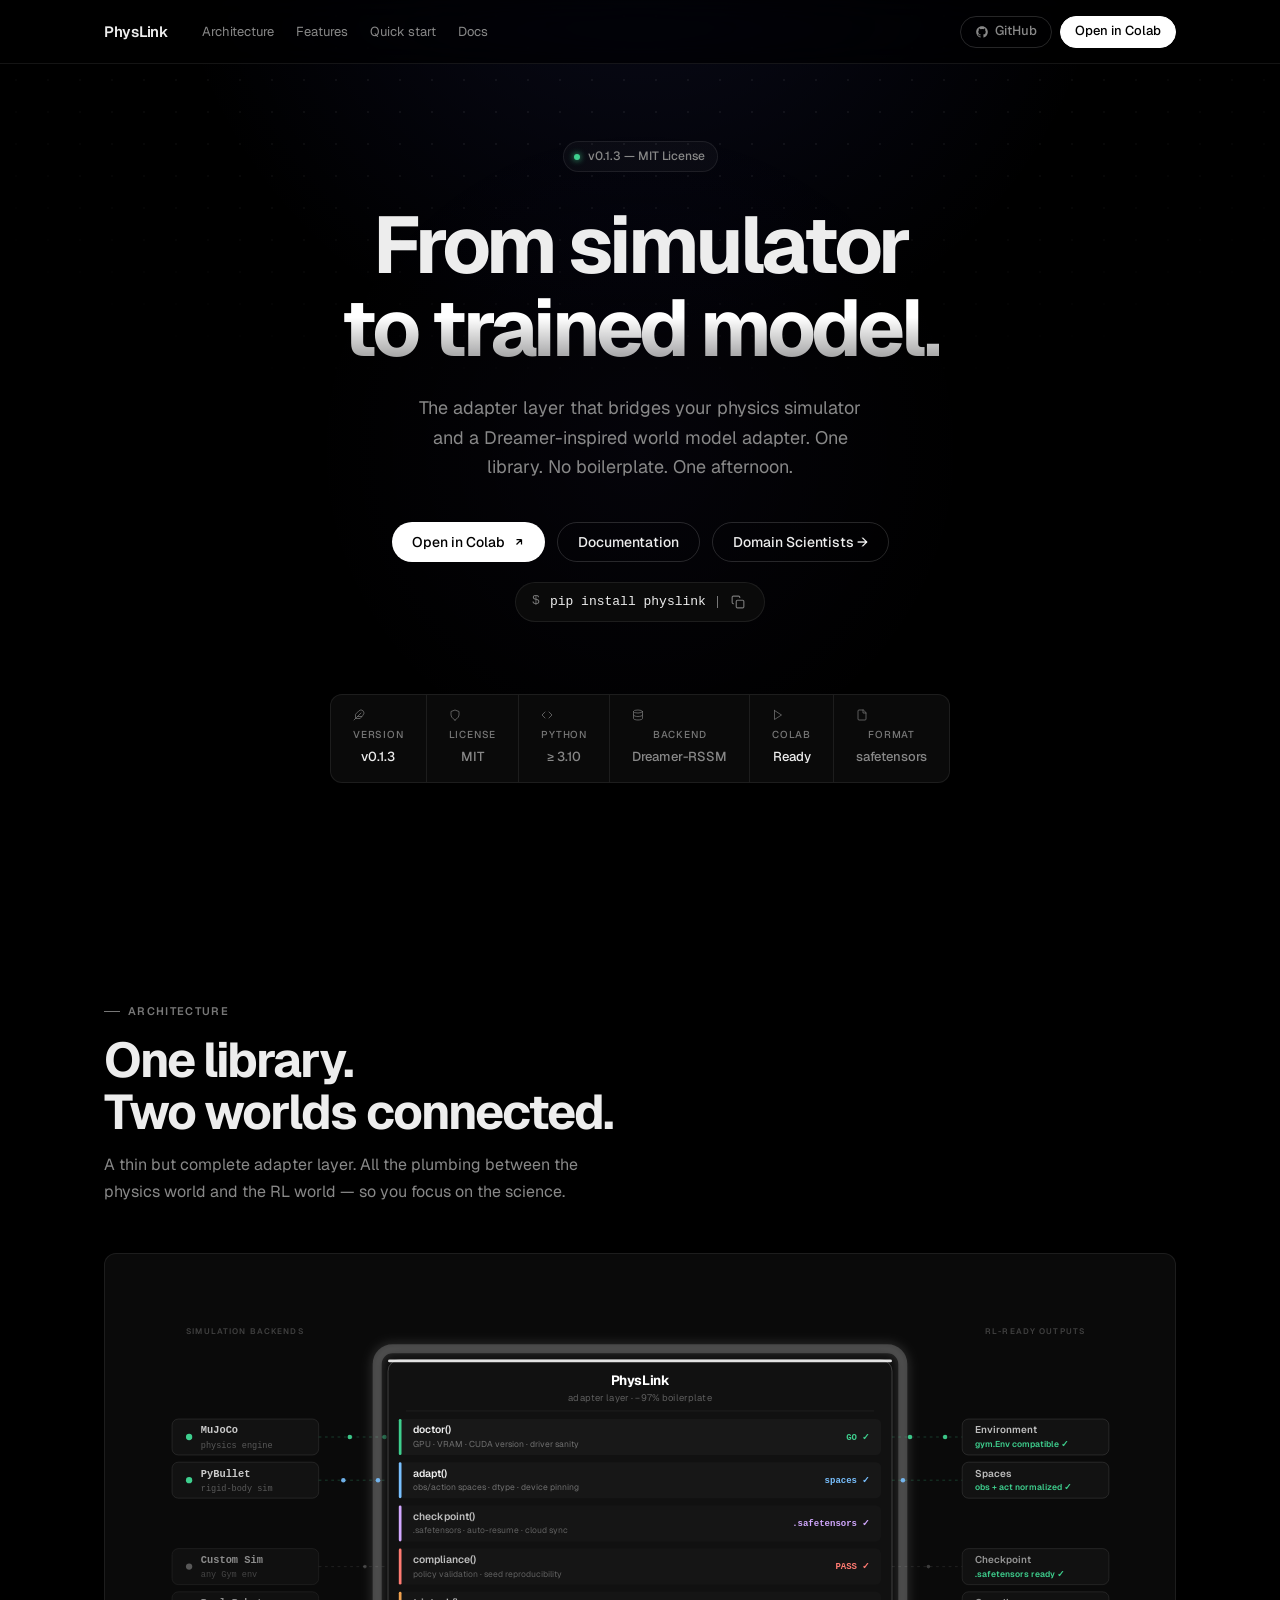
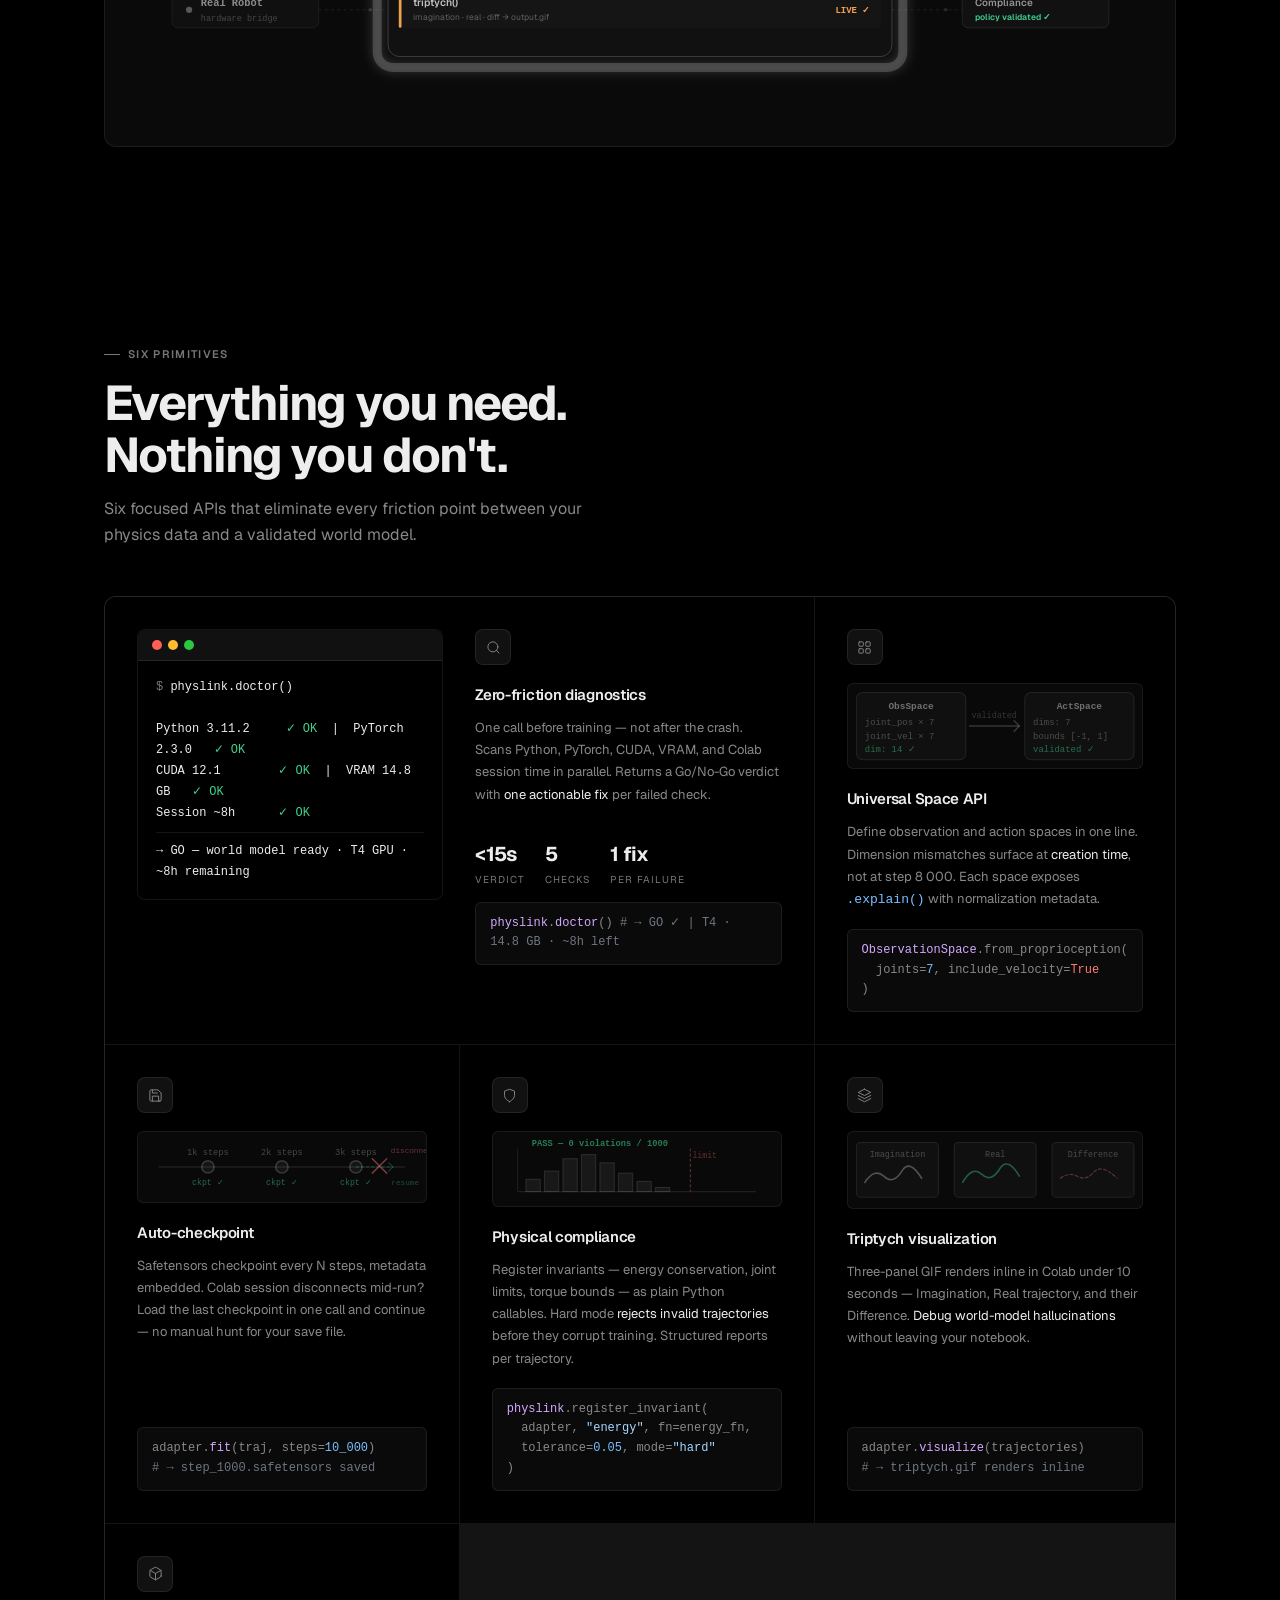
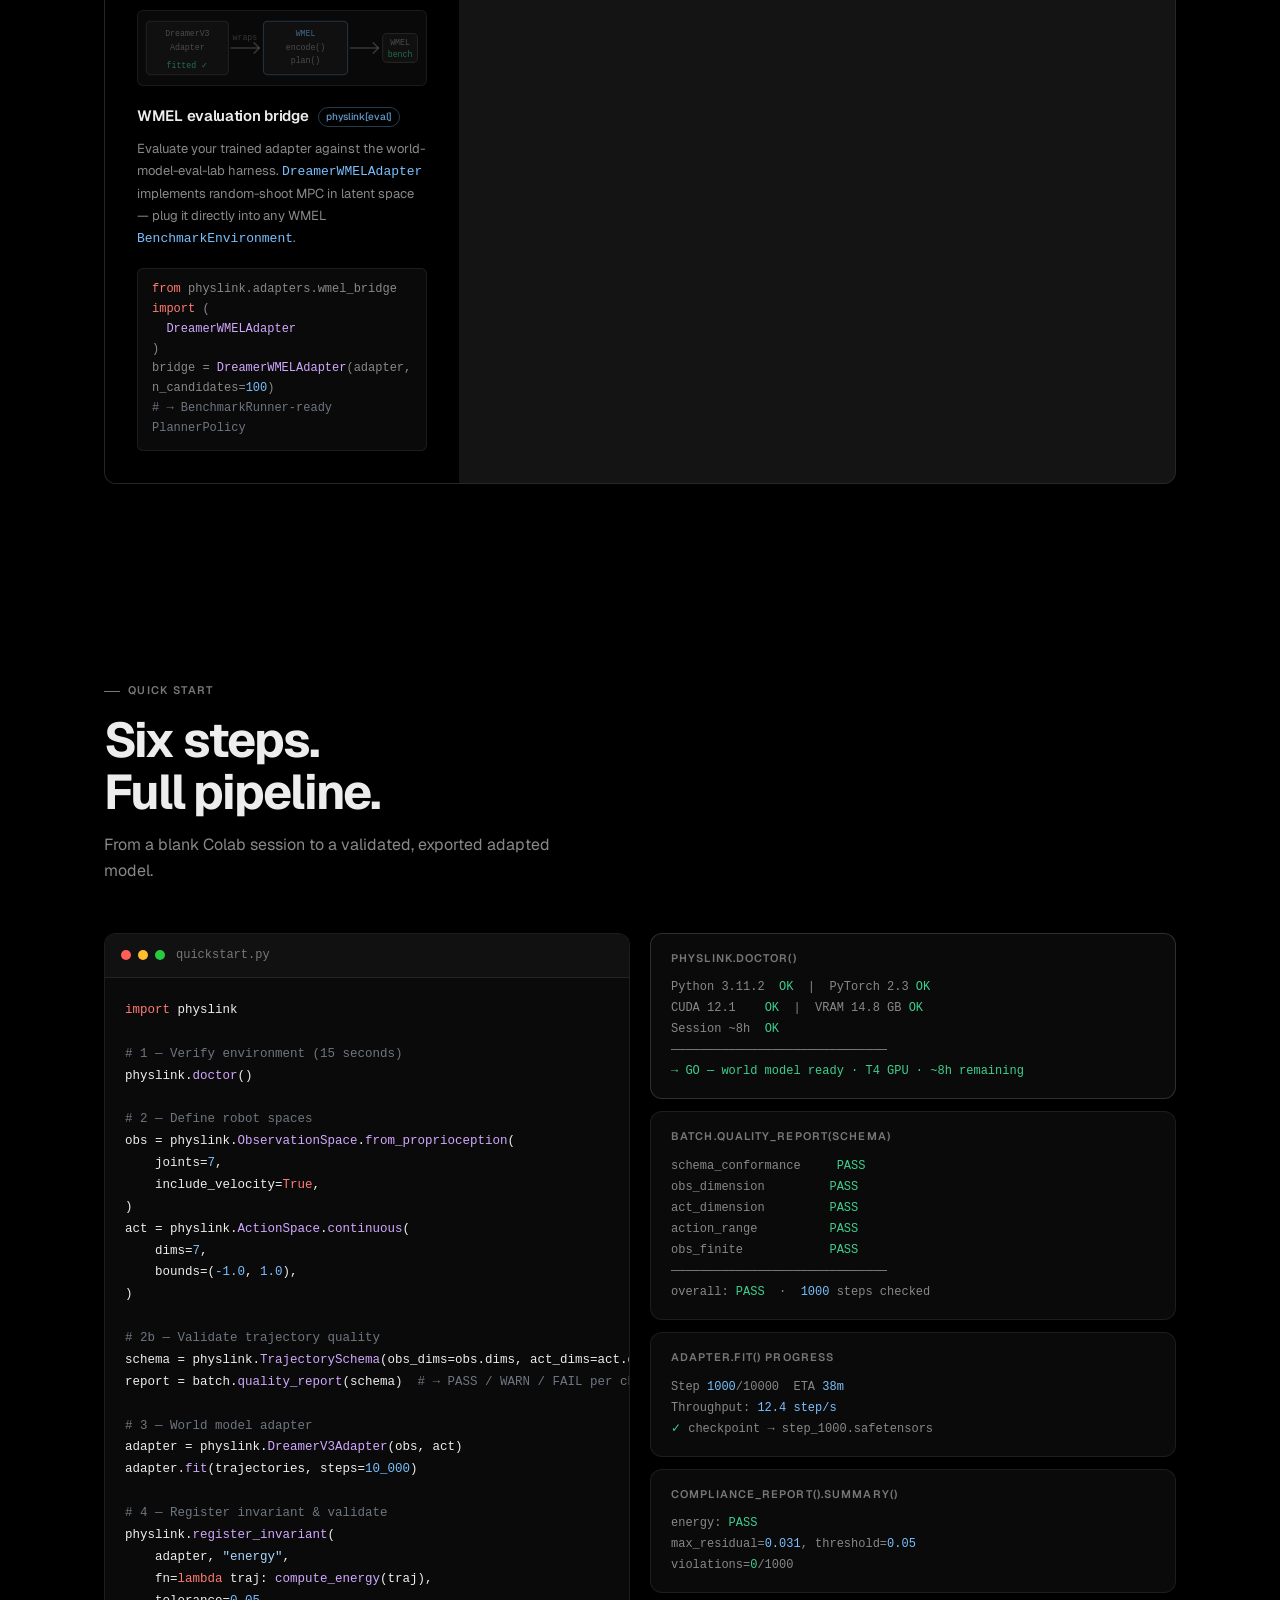
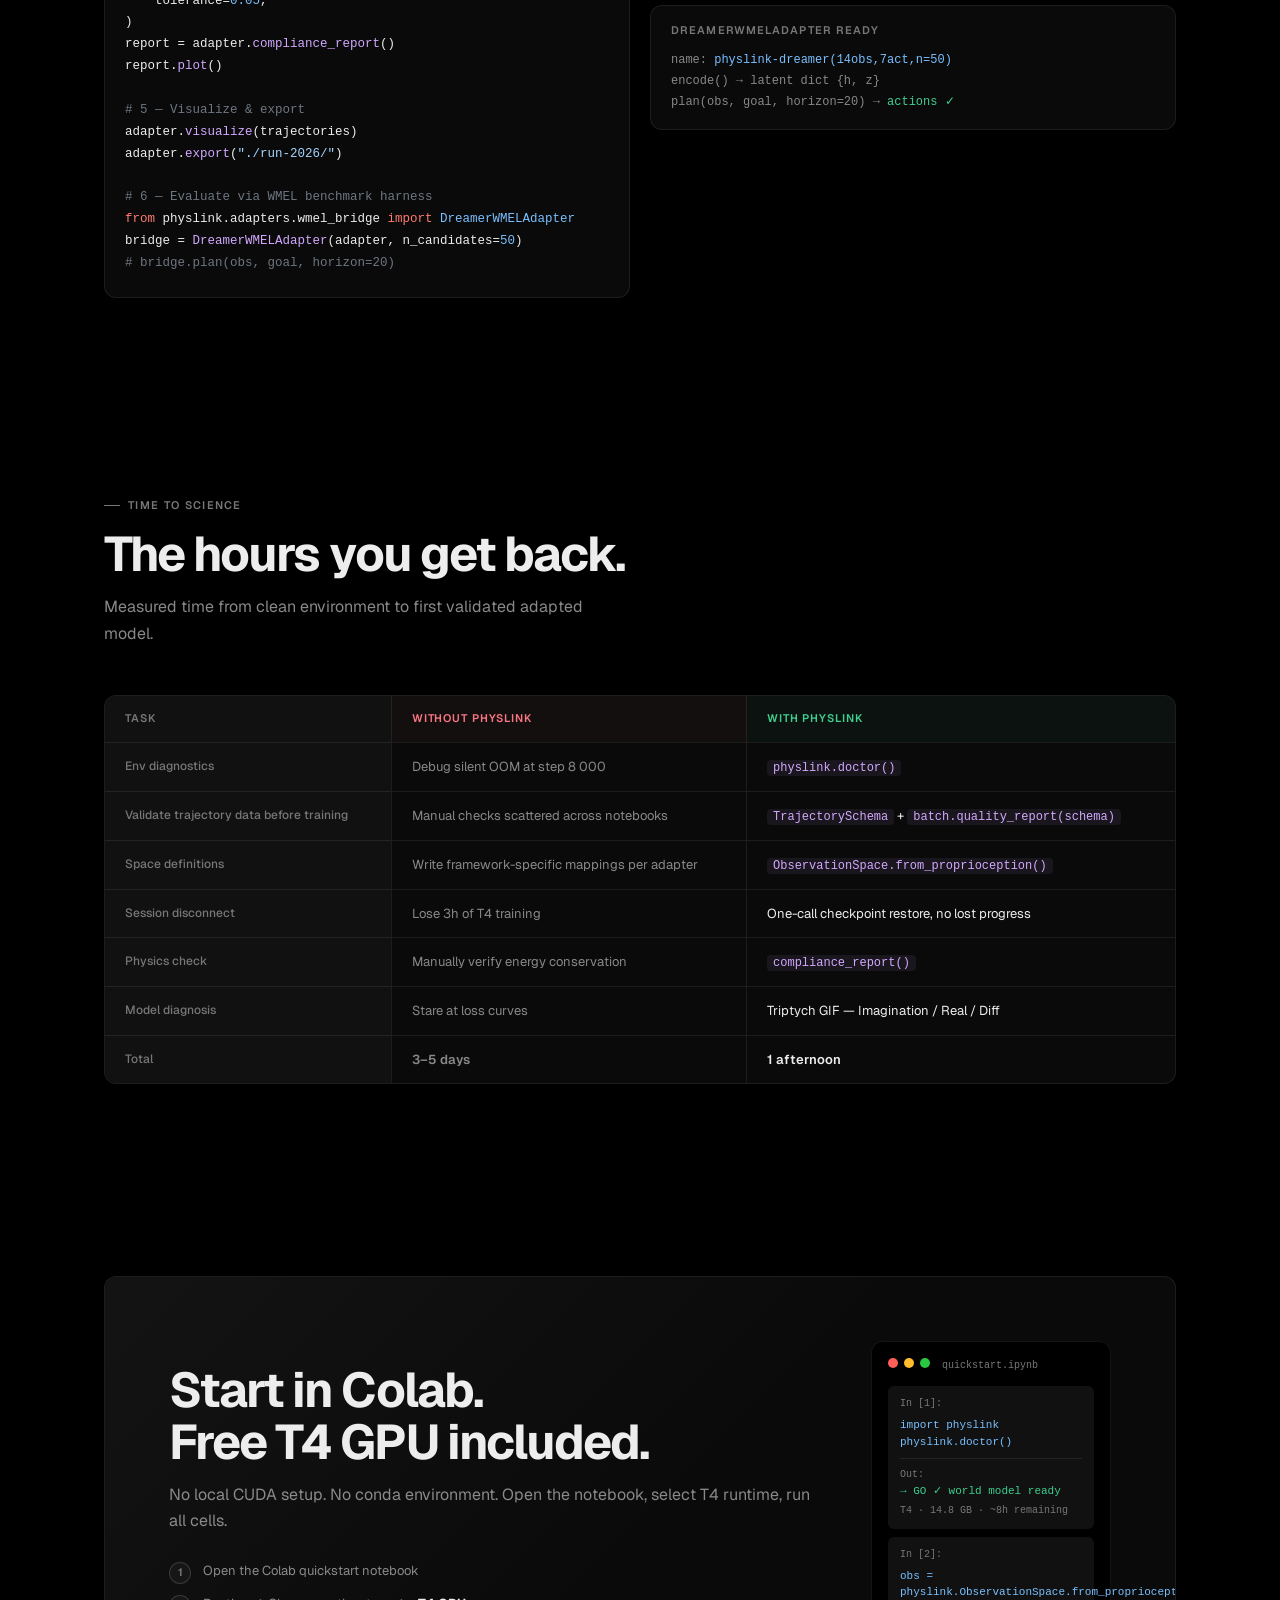
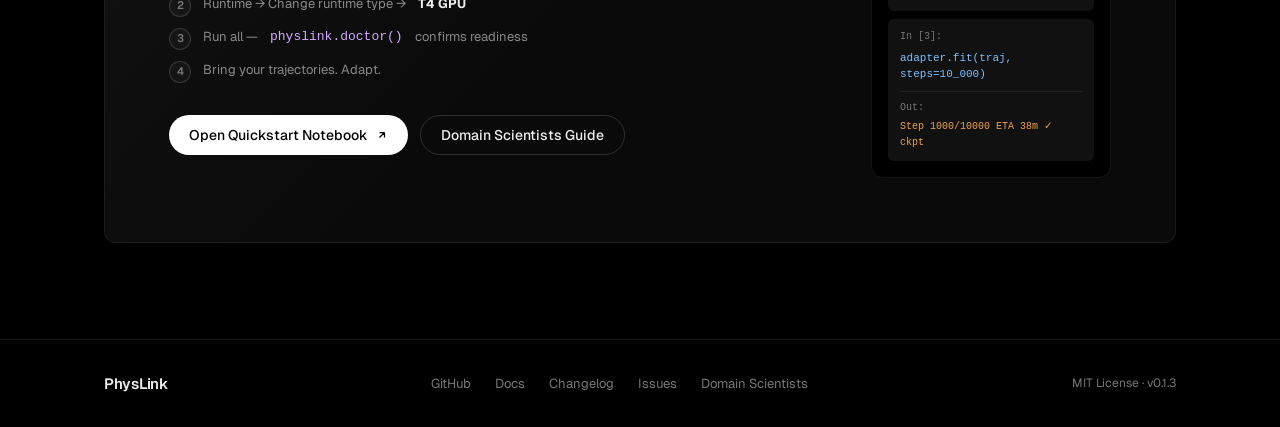
<file: index.html>
<!DOCTYPE html>
<html lang="en">
<head>
  <meta charset="UTF-8">
  <meta name="viewport" content="width=device-width, initial-scale=1.0">
  <title>PhysLink — Physics Simulation × Deep RL</title>
  <meta name="description" content="The adapter layer between your physics simulator and a Dreamer-inspired world model. pip install physlink.">
  <meta property="og:title" content="PhysLink — Physics Simulation × Deep RL">
  <meta property="og:description" content="Bridge physical simulators and a Dreamer-inspired world model in one afternoon.">
  <link rel="preconnect" href="https://fonts.googleapis.com">
  <link rel="preconnect" href="https://fonts.gstatic.com" crossorigin>
  <link href="https://fonts.googleapis.com/css2?family=Geist:wght@400;500;600;700;800&display=swap" rel="stylesheet">
<style>
:root {
  --bg:        #000000;
  --surface:   #0a0a0a;
  --elevated:  #111111;
  --border:        rgba(255,255,255,0.08);
  --border-strong: rgba(255,255,255,0.15);
  --border-focus:  rgba(255,255,255,0.28);
  --text:   #ededed;
  --text-2: #888888;
  --text-3: #777777;
  --r-sm: 4px; --r-md: 6px; --r-lg: 8px; --r-xl: 12px; --r-pill: 128px;
  --sans: 'Geist', -apple-system, BlinkMacSystemFont, sans-serif;
  --mono: ui-monospace, 'Cascadia Code', 'Fira Code', monospace;
  --mx: 50vw; --my: 50vh;
}
*,*::before,*::after { box-sizing: border-box; margin: 0; padding: 0; }
html { scroll-behavior: smooth; }
body {
  background: var(--bg); color: var(--text);
  font-family: var(--sans); font-size: 14px; line-height: 1.6;
  overflow-x: hidden; -webkit-font-smoothing: antialiased;
}
a { text-decoration: none; color: inherit; }
code { font-family: var(--mono); }

/* ── BACKGROUND ── */
.bg-scene { position:fixed; inset:0; z-index:0; pointer-events:none; overflow:hidden; }
.bg-scene::before {
  content:''; position:absolute; inset:0;
  background-image: radial-gradient(circle, rgba(255,255,255,0.055) 1px, transparent 1px);
  background-size: 32px 32px;
  mask-image: radial-gradient(ellipse 80% 60% at 50% 0%, black 30%, transparent 80%);
  -webkit-mask-image: radial-gradient(ellipse 80% 60% at 50% 0%, black 30%, transparent 80%);
}
.bg-scene::after {
  content:''; position:absolute; top:-300px; left:50%; transform:translateX(-50%);
  width:960px; height:680px;
  background: radial-gradient(ellipse at 50% 30%, rgba(100,110,255,0.10) 0%, rgba(80,90,255,0.04) 45%, transparent 70%);
  animation: beampulse 6s ease-in-out infinite;
}
@keyframes beampulse { 0%,100%{opacity:.7} 50%{opacity:1} }

.spotlight {
  position:fixed; inset:0; z-index:0; pointer-events:none;
  background: radial-gradient(600px circle at var(--mx) var(--my), rgba(120,100,255,0.04) 0%, transparent 55%);
}

/* ── LAYOUT ── */
.wrap { max-width:1120px; margin:0 auto; padding:0 24px; position:relative; z-index:1; }
section { position:relative; z-index:1; }

/* ── NAV ── */
nav {
  position:fixed; top:0; left:0; right:0; z-index:200; height:64px;
  display:flex; align-items:center;
  background:rgba(0,0,0,0.72); backdrop-filter:blur(14px) saturate(180%);
  -webkit-backdrop-filter:blur(14px) saturate(180%);
  border-bottom:1px solid var(--border);
}
.nav-inner {
  width:100%; max-width:1120px; margin:0 auto; padding:0 24px;
  display:flex; align-items:center; gap:4px;
}
.nav-logo { font-size:15px; font-weight:600; letter-spacing:-.02em; color:var(--text); margin-right:20px; flex-shrink:0; }
.nav-links { display:flex; align-items:center; gap:2px; list-style:none; flex:1; }
.nav-links a { font-size:13px; color:var(--text-2); padding:6px 10px; border-radius:var(--r-md); transition:color .15s, background .15s; }
.nav-links a:hover { color:var(--text); background:rgba(255,255,255,0.05); }
.nav-actions { display:flex; align-items:center; gap:8px; margin-left:auto; }
.btn-ghost {
  display:inline-flex; align-items:center; gap:6px;
  padding:0 14px; height:32px; font-family:var(--sans); font-size:13px; font-weight:500;
  color:var(--text-2); border:1px solid var(--border-strong); border-radius:var(--r-pill);
  background:transparent; cursor:pointer; transition:all .15s;
}
.btn-ghost:hover { color:var(--text); border-color:var(--border-focus); background:rgba(255,255,255,0.04); }
.btn-white {
  display:inline-flex; align-items:center; gap:6px;
  padding:0 14px; height:32px; font-family:var(--sans); font-size:13px; font-weight:500;
  color:#000; background:#fff; border:1px solid #fff; border-radius:var(--r-pill);
  cursor:pointer; transition:opacity .15s;
}
.btn-white:hover { opacity:.88; }

/* ── BUTTONS ── */
.btn-hero-primary {
  display:inline-flex; align-items:center; gap:8px;
  height:40px; padding:0 20px; font-family:var(--sans); font-size:14px; font-weight:500;
  color:#000; background:#fff; border-radius:var(--r-pill); border:none; cursor:pointer; transition:opacity .15s;
}
.btn-hero-primary:hover { opacity:.86; }
.btn-hero-secondary {
  display:inline-flex; align-items:center; gap:8px;
  height:40px; padding:0 20px; font-family:var(--sans); font-size:14px; font-weight:500;
  color:var(--text); background:transparent; border:1px solid var(--border-strong);
  border-radius:var(--r-pill); cursor:pointer; transition:all .15s;
}
.btn-hero-secondary:hover { border-color:var(--border-focus); background:rgba(255,255,255,0.04); }

/* ── HERO ── */
#hero {
  min-height:100vh; display:flex; flex-direction:column;
  align-items:center; justify-content:center;
  text-align:center; padding:120px 24px 96px;
}
.hero-badge {
  display:inline-flex; align-items:center; gap:8px;
  padding:5px 12px 5px 10px; font-size:12px; font-weight:500; color:var(--text-2);
  border:1px solid var(--border); border-radius:var(--r-pill);
  background:rgba(255,255,255,0.03); margin-bottom:32px;
  animation:up .5s ease both;
}
.hero-badge .pip {
  width:6px; height:6px; border-radius:50%;
  background:#3ecf8e; box-shadow:0 0 6px #3ecf8e;
  animation:blink 2.5s ease-in-out infinite;
}
@keyframes blink { 0%,100%{opacity:.4;transform:scale(1)} 50%{opacity:1;transform:scale(1.25)} }
h1 {
  font-size:clamp(44px,6.5vw,80px); font-weight:700;
  letter-spacing:-.05em; line-height:1.03; color:var(--text);
  max-width:820px; margin-bottom:24px;
  animation:up .55s ease .08s both;
}
h1 em {
  font-style:normal;
  background:linear-gradient(180deg,#fff 40%,rgba(255,255,255,.45) 100%);
  -webkit-background-clip:text; -webkit-text-fill-color:transparent; background-clip:text;
}
.hero-sub {
  font-size:18px; color:var(--text-2); max-width:460px;
  line-height:1.65; margin-bottom:40px;
  animation:up .55s ease .18s both;
}
.hero-actions {
  display:flex; align-items:center; gap:12px; flex-wrap:wrap;
  justify-content:center; margin-bottom:20px;
  animation:up .55s ease .28s both;
}
.install-pill {
  display:inline-flex; align-items:center; gap:10px;
  height:40px; padding:0 16px; background:var(--surface);
  border:1px solid var(--border); border-radius:var(--r-pill);
  cursor:pointer; transition:border-color .15s;
  animation:up .55s ease .36s both;
}
.install-pill:hover { border-color:var(--border-strong); }
.install-pill .ps { color:var(--text-3); font-family:var(--mono); font-size:13px; user-select:none; }
.install-pill .cmd { font-family:var(--mono); font-size:13px; color:var(--text); }
.copy-btn { background:none; border:none; cursor:pointer; color:var(--text-3); display:flex; align-items:center; padding:3px; border-radius:var(--r-sm); transition:color .15s; }
.install-pill:hover .copy-btn { color:var(--text-2); }

/* ── TYPEWRITER CURSOR ── */
.tw-cursor {
  display:inline-block; width:1px; height:12px;
  background:var(--text-3); vertical-align:middle; margin-left:1px;
  animation:caret 1s step-end infinite;
}
@keyframes caret { 0%,100%{opacity:1} 50%{opacity:0} }

/* ── STATS BAR ── */
.hero-stats {
  display:flex; align-items:stretch;
  border:1px solid var(--border); border-radius:var(--r-xl);
  background:var(--surface); overflow:hidden;
  margin-top:72px; animation:up .55s ease .5s both;
}
.stat {
  padding:14px 22px; border-right:1px solid var(--border);
  display:flex; flex-direction:column; gap:4px;
  opacity:0; transform:translateY(8px);
  transition:opacity .35s ease, transform .35s ease;
}
.stat:last-child { border-right:none; }
.stat.vis { opacity:1; transform:none; }
.stat-icon { color:var(--text-3); display:flex; align-items:center; margin-bottom:2px; }
.stat-k { font-size:10px; color:var(--text-3); text-transform:uppercase; letter-spacing:.08em; font-weight:500; }
.stat-v { font-size:13px; font-weight:500; color:var(--text-2); }
.stat-v.hi { color:var(--text); }

/* ── SECTION ── */
.sec-hd { margin-bottom:48px; }
.sec-label {
  display:inline-flex; align-items:center; gap:8px;
  font-size:11px; font-weight:600; color:var(--text-3);
  text-transform:uppercase; letter-spacing:.12em; margin-bottom:14px;
}
.sec-label::before { content:''; display:block; width:16px; height:1px; background:var(--text-3); }
h2 { font-size:clamp(28px,3.8vw,52px); font-weight:700; letter-spacing:-.04em; line-height:1.07; color:var(--text); }
.sec-desc { margin-top:14px; font-size:16px; color:var(--text-2); max-width:480px; line-height:1.65; }

/* ── ARCHITECTURE ── */
#arch { padding:96px 0; }
.arch-card { background:var(--surface); border:1px solid var(--border); border-radius:var(--r-xl); padding:48px 40px; overflow:hidden; }
.arch-card svg { width:100%; height:auto; display:block; }

/* ── FEATURES ── */
#features { padding:96px 0; }
.feat-grid {
  display:grid; grid-template-columns:repeat(3,1fr);
  gap:1px; background:var(--border);
  border:1px solid var(--border); border-radius:var(--r-xl); overflow:hidden;
}
.feat {
  background:var(--bg); padding:32px;
  transition:background .2s; display:flex; flex-direction:column;
}
.feat:hover { background:var(--surface); }
.feat.w2 { grid-column:span 2; }
.feat-layout-wide { display:grid; grid-template-columns:1fr 1fr; gap:32px; align-items:start; }

.feat-icon {
  width:36px; height:36px; display:flex; align-items:center; justify-content:center;
  background:var(--elevated); border:1px solid var(--border); border-radius:var(--r-lg);
  color:var(--text-2); margin-bottom:18px; flex-shrink:0;
}
.feat-title { font-size:15px; font-weight:600; letter-spacing:-.02em; margin-bottom:10px; }
.feat-desc { font-size:13px; color:var(--text-2); line-height:1.7; margin-bottom:18px; flex:1; }
.feat-desc em { font-style:normal; color:var(--text); }
.feat-snippet {
  background:var(--surface); border:1px solid var(--border); border-radius:var(--r-md);
  padding:11px 14px; font-family:var(--mono); font-size:12px; line-height:1.65; color:var(--text-2);
}
.s-kw { color:#ff7b72; } .s-fn { color:#d2a8ff; } .s-str { color:#a5d6ff; }
.s-nm { color:#79c0ff; } .s-cm { color:#6e7681; }

.feat-vis {
  margin-bottom:18px; opacity:.9;
  background:var(--surface); border:1px solid var(--border);
  border-radius:var(--r-md); overflow:hidden;
}
.feat-vis svg { display:block; width:100%; }

.feat-benefits { display:flex; gap:20px; margin:14px 0; }
.benefit { display:flex; flex-direction:column; gap:2px; }
.benefit-val { font-size:20px; font-weight:700; color:var(--text); letter-spacing:-.03em; }
.benefit-lbl { font-size:10px; color:var(--text-3); text-transform:uppercase; letter-spacing:.1em; }

/* terminal */
.term-wrap { background:var(--bg); border:1px solid var(--border); border-radius:var(--r-lg); overflow:hidden; margin-bottom:0; }
.term-bar { display:flex; align-items:center; gap:6px; padding:10px 14px; border-bottom:1px solid var(--border); background:var(--elevated); }
.td { width:10px; height:10px; border-radius:50%; }
.td-r { background:#ff5f57; } .td-y { background:#febc2e; } .td-g { background:#28c840; }
.term-body { padding:16px 18px; font-family:var(--mono); font-size:12px; line-height:1.75; }
.t-cmd { color:var(--text-3); } .t-ok { color:#3ecf8e; } .t-hi { color:var(--text); font-weight:500; }
.t-div { display:block; margin:8px 0; height:1px; background:var(--border); }

/* ── CODE DEMO ── */
#demo { padding:96px 0; }
.demo-grid { display:grid; grid-template-columns:1fr 1fr; gap:20px; align-items:start; }
.code-panel { background:var(--surface); border:1px solid var(--border); border-radius:var(--r-xl); overflow:hidden; position:relative; }
.code-panel-head { display:flex; align-items:center; gap:7px; padding:12px 16px; border-bottom:1px solid var(--border); background:var(--elevated); }
.fn-label { font-family:var(--mono); font-size:12px; color:var(--text-3); margin-left:4px; }
.code-panel pre { padding:22px 20px; font-family:var(--mono); font-size:12.5px; line-height:1.75; overflow-x:auto; color:var(--text); }
.tk-kw { color:#ff7b72; } .tk-fn { color:#d2a8ff; } .tk-str { color:#a5d6ff; }
.tk-cm { color:#6e7681; } .tk-nm { color:#79c0ff; }

@keyframes scandown { from{top:48px;opacity:.6} to{top:400px;opacity:0} }
.code-scan {
  position:absolute; left:0; right:0; height:1px;
  background:linear-gradient(90deg, transparent 5%, rgba(255,255,255,.06) 40%, rgba(255,255,255,.06) 60%, transparent 95%);
  pointer-events:none; animation:scandown 1.8s ease-out forwards;
}

.out-stack { display:flex; flex-direction:column; gap:12px; }
.out-card { background:var(--surface); border:1px solid var(--border); border-radius:var(--r-xl); padding:16px 20px; }
.out-card.lit { border-color:var(--border-strong); }
.out-lbl { font-size:11px; font-weight:600; color:var(--text-3); text-transform:uppercase; letter-spacing:.1em; margin-bottom:10px; }
.out-body { font-family:var(--mono); font-size:12px; line-height:1.75; color:var(--text-2); }
.ok { color:#3ecf8e; } .val { color:#79c0ff; }

/* ── COMPARE ── */
#compare { padding:96px 0; }
.cmp-table { background:var(--surface); border:1px solid var(--border); border-radius:var(--r-xl); overflow:hidden; }
.cmp-table table { width:100%; border-collapse:collapse; }
.cmp-table th { padding:14px 20px; text-align:left; font-size:11px; font-weight:600; text-transform:uppercase; letter-spacing:.08em; }
.cmp-table th:first-child { color:var(--text-3); background:var(--elevated); }
.cmp-table th.h-bad  { color:#f97583; background:rgba(249,117,131,.04); border-left:1px solid var(--border); }
.cmp-table th.h-good { color:#3ecf8e;  background:rgba(62,207,142,.04);  border-left:1px solid var(--border); }
.cmp-table td { padding:14px 20px; font-size:13px; border-top:1px solid var(--border); vertical-align:top; line-height:1.5; }
.cmp-table td:first-child { color:var(--text-3); font-size:12px; font-weight:500; background:var(--elevated); }
.cmp-table td.c-bad  { color:var(--text-2); border-left:1px solid var(--border); }
.cmp-table td.c-good { color:var(--text); border-left:1px solid var(--border); }
.cmp-table td.c-good code { font-family:var(--mono); font-size:12px; color:#d2a8ff; background:rgba(210,168,255,.08); padding:1px 6px; border-radius:var(--r-sm); }
.c-bad.bad-hi  { color:#f97583; font-weight:600; }
.c-good.good-hi { color:#3ecf8e;  font-weight:600; }

/* ── CTA ── */
#cta { padding:96px 0; }
.cta-card {
  background:var(--surface); border:1px solid var(--border); border-radius:var(--r-xl);
  padding:64px; display:grid; grid-template-columns:1fr auto; gap:60px; align-items:center;
  position:relative; overflow:hidden;
}
.cta-card::before { content:''; position:absolute; inset:0; border-radius:var(--r-xl); background:linear-gradient(135deg,rgba(255,255,255,.04),transparent 50%); pointer-events:none; }
.cta-card h2 { margin-bottom:14px; }
.cta-desc { color:var(--text-2); font-size:16px; margin-bottom:28px; }
.steps { list-style:none; display:flex; flex-direction:column; gap:10px; margin-bottom:32px; }
.steps li { display:flex; align-items:flex-start; gap:12px; font-size:13px; color:var(--text-2); }
.sn { width:22px; height:22px; border-radius:50%; flex-shrink:0; margin-top:1px; background:var(--elevated); border:1px solid var(--border-strong); color:var(--text-3); font-size:11px; font-weight:600; display:flex; align-items:center; justify-content:center; }
.cta-btns { display:flex; gap:12px; flex-wrap:wrap; }
.nb { background:var(--bg); border:1px solid var(--border); border-radius:var(--r-xl); padding:16px; width:240px; font-family:var(--mono); font-size:11px; flex-shrink:0; }
.nb-bar { display:flex; gap:6px; margin-bottom:12px; }
.nb-cell { background:var(--elevated); border-radius:var(--r-md); padding:10px 12px; margin-bottom:8px; }
.nb-cell:last-child { margin-bottom:0; }
.nb-in  { font-size:10px; color:var(--text-3); margin-bottom:5px; }
.nb-code { color:#79c0ff; line-height:1.5; }
.nb-out { font-size:10px; color:var(--text-3); margin-top:8px; padding-top:8px; border-top:1px solid var(--border); }
.nb-ok  { color:#3ecf8e; }

/* ── FOOTER ── */
footer { border-top:1px solid var(--border); padding:32px 0; position:relative; z-index:1; }
.foot { display:flex; align-items:center; justify-content:space-between; }
.foot-logo { font-size:15px; font-weight:600; letter-spacing:-.02em; }
.foot-links { display:flex; gap:24px; list-style:none; }
.foot-links a { font-size:13px; color:var(--text-3); transition:color .15s; }
.foot-links a:hover { color:var(--text); }
.foot-copy { font-size:12px; color:var(--text-3); }

/* ── REVEAL ── */
@keyframes up { from{opacity:0;transform:translateY(18px)} to{opacity:1;transform:none} }
.reveal { opacity:0; transform:translateY(14px); transition:opacity .55s ease, transform .55s ease; }
.reveal.in { opacity:1; transform:none; }

/* ── RESPONSIVE ── */
@media(max-width:900px) {
  .nav-links    { display:none; }
  .feat-grid    { grid-template-columns:1fr; }
  .feat.w2      { grid-column:span 1; }
  .feat-layout-wide { grid-template-columns:1fr; }
  .demo-grid    { grid-template-columns:1fr; }
  .hero-stats   { display:none; }
  .cta-card     { grid-template-columns:1fr; padding:36px 24px; }
  .nb           { display:none; }
  .foot         { flex-direction:column; gap:20px; text-align:center; }
  .foot-links   { flex-wrap:wrap; justify-content:center; }
}
@media(max-width:600px) {
  h1 { font-size:38px; }
  .hero-actions { flex-direction:column; align-items:stretch; }
  .btn-hero-primary, .btn-hero-secondary { justify-content:center; }
}
</style>
</head>
<body>

<div class="bg-scene"></div>
<div class="spotlight"></div>

<!-- NAV -->
<nav>
  <div class="nav-inner">
    <div class="nav-logo">PhysLink</div>
    <ul class="nav-links">
      <li><a href="#arch">Architecture</a></li>
      <li><a href="#features">Features</a></li>
      <li><a href="#demo">Quick start</a></li>
      <li><a href="./getting-started/">Docs</a></li>
    </ul>
    <div class="nav-actions">
      <a href="https://github.com/Denis-hamon/physlink" class="btn-ghost" target="_blank" rel="noopener noreferrer">
        <svg width="14" height="14" viewBox="0 0 24 24" fill="currentColor"><path d="M12 2C6.477 2 2 6.477 2 12c0 4.418 2.865 8.166 6.839 9.489.5.092.682-.217.682-.482 0-.237-.008-.866-.013-1.7-2.782.603-3.369-1.342-3.369-1.342-.454-1.155-1.11-1.462-1.11-1.462-.908-.62.069-.608.069-.608 1.003.07 1.531 1.03 1.531 1.03.892 1.529 2.341 1.087 2.91.832.092-.647.35-1.088.636-1.338-2.22-.253-4.555-1.11-4.555-4.943 0-1.091.39-1.984 1.029-2.683-.103-.253-.446-1.27.098-2.647 0 0 .84-.269 2.75 1.025A9.578 9.578 0 0112 6.836c.85.004 1.705.114 2.504.336 1.909-1.294 2.747-1.025 2.747-1.025.546 1.377.203 2.394.1 2.647.64.699 1.028 1.592 1.028 2.683 0 3.842-2.339 4.687-4.566 4.935.359.309.678.919.678 1.852 0 1.336-.012 2.415-.012 2.741 0 .267.18.578.688.48C19.138 20.163 22 16.418 22 12c0-5.523-4.477-10-10-10z"/></svg>
        GitHub
      </a>
      <a href="https://colab.research.google.com/github/Denis-hamon/physlink/blob/main/notebooks/quickstart.ipynb" class="btn-white" target="_blank" rel="noopener noreferrer">Open in Colab</a>
    </div>
  </div>
</nav>

<!-- HERO -->
<section id="hero">
  <div class="hero-badge"><span class="pip"></span>v0.1.3 — MIT License</div>
  <h1>From simulator<br><em>to trained model.</em></h1>
  <p class="hero-sub">The adapter layer that bridges your physics simulator and a Dreamer-inspired world model adapter. One library. No boilerplate. One afternoon.</p>
  <div class="hero-actions">
    <a href="https://colab.research.google.com/github/Denis-hamon/physlink/blob/main/notebooks/quickstart.ipynb" class="btn-hero-primary" target="_blank" rel="noopener noreferrer">
      Open in Colab
      <svg width="12" height="12" viewBox="0 0 24 24" fill="none" stroke="currentColor" stroke-width="2.5"><path d="M7 17L17 7M17 7H7M17 7v10"/></svg>
    </a>
    <a href="./getting-started/" class="btn-hero-secondary">Documentation</a>
    <a href="./domain-scientists/" class="btn-hero-secondary">Domain Scientists →</a>
  </div>
  <div class="install-pill" role="button" tabindex="0" onclick="copyInstall(this)" onkeydown="if(event.key==='Enter'||event.key===' '){event.preventDefault();copyInstall(this)}" title="Copy">
    <span class="ps">$</span>
    <span class="cmd">pip install physlink</span>
    <button class="copy-btn" aria-label="Copy">
      <svg id="copy-ico" width="14" height="14" viewBox="0 0 24 24" fill="none" stroke="currentColor" stroke-width="2">
        <rect x="9" y="9" width="13" height="13" rx="2"/><path d="M5 15H4a2 2 0 01-2-2V4a2 2 0 012-2h9a2 2 0 012 2v1"/>
      </svg>
    </button>
  </div>

  <div class="hero-stats">
    <!-- version -->
    <div class="stat">
      <div class="stat-icon">
        <svg width="12" height="12" viewBox="0 0 24 24" fill="none" stroke="currentColor" stroke-width="1.5" stroke-linecap="round" stroke-linejoin="round">
          <path d="M20.24 12.24a6 6 0 0 0-8.49-8.49L5 10.5V19h8.5z"/><line x1="16" y1="8" x2="2" y2="22"/><line x1="17.5" y1="15" x2="9" y2="15"/>
        </svg>
      </div>
      <span class="stat-k">Version</span><span class="stat-v hi">v0.1.3</span>
    </div>
    <!-- license -->
    <div class="stat">
      <div class="stat-icon">
        <svg width="12" height="12" viewBox="0 0 24 24" fill="none" stroke="currentColor" stroke-width="1.5" stroke-linecap="round" stroke-linejoin="round">
          <path d="M12 22s8-4 8-10V5l-8-3-8 3v7c0 6 8 10 8 10z"/>
        </svg>
      </div>
      <span class="stat-k">License</span><span class="stat-v">MIT</span>
    </div>
    <!-- python -->
    <div class="stat">
      <div class="stat-icon">
        <svg width="12" height="12" viewBox="0 0 24 24" fill="none" stroke="currentColor" stroke-width="1.5" stroke-linecap="round" stroke-linejoin="round">
          <polyline points="16 18 22 12 16 6"/><polyline points="8 6 2 12 8 18"/>
        </svg>
      </div>
      <span class="stat-k">Python</span><span class="stat-v">≥ 3.10</span>
    </div>
    <!-- backend -->
    <div class="stat">
      <div class="stat-icon">
        <svg width="12" height="12" viewBox="0 0 24 24" fill="none" stroke="currentColor" stroke-width="1.5" stroke-linecap="round" stroke-linejoin="round">
          <ellipse cx="12" cy="5" rx="9" ry="3"/><path d="M21 12c0 1.66-4 3-9 3s-9-1.34-9-3"/><path d="M3 5v14c0 1.66 4 3 9 3s9-1.34 9-3V5"/>
        </svg>
      </div>
      <span class="stat-k">Backend</span><span class="stat-v">Dreamer-RSSM</span>
    </div>
    <!-- colab -->
    <div class="stat">
      <div class="stat-icon">
        <svg width="12" height="12" viewBox="0 0 24 24" fill="none" stroke="currentColor" stroke-width="1.5" stroke-linecap="round" stroke-linejoin="round">
          <polygon points="5 3 19 12 5 21 5 3"/>
        </svg>
      </div>
      <span class="stat-k">Colab</span><span class="stat-v hi">Ready</span>
    </div>
    <!-- format -->
    <div class="stat">
      <div class="stat-icon">
        <svg width="12" height="12" viewBox="0 0 24 24" fill="none" stroke="currentColor" stroke-width="1.5" stroke-linecap="round" stroke-linejoin="round">
          <path d="M14 2H6a2 2 0 0 0-2 2v16a2 2 0 0 0 2 2h12a2 2 0 0 0 2-2V8z"/><polyline points="14 2 14 8 20 8"/>
        </svg>
      </div>
      <span class="stat-k">Format</span><span class="stat-v">safetensors</span>
    </div>
  </div>
</section>

<!-- ARCHITECTURE -->
<section id="arch">
  <div class="wrap">
    <div class="sec-hd reveal">
      <div class="sec-label">Architecture</div>
      <h2>One library.<br>Two worlds connected.</h2>
      <p class="sec-desc">A thin but complete adapter layer. All the plumbing between the physics world and the RL world — so you focus on the science.</p>
    </div>
    <div class="arch-card reveal">
      <svg viewBox="0 0 1100 440" xmlns="http://www.w3.org/2000/svg" aria-hidden="true">
        <defs>
          <filter id="pl-glow">
            <feGaussianBlur in="SourceGraphic" stdDeviation="6" result="blur"/>
            <feMerge><feMergeNode in="blur"/><feMergeNode in="SourceGraphic"/></feMerge>
          </filter>
          <style>
            .pl-pulse{animation:pl-p 3s ease-in-out infinite}
            @keyframes pl-p{0%,100%{opacity:.14}50%{opacity:.5}}
          </style>
          <!-- Left → Center paths -->
          <path id="lc0" d="M193,150 L270,150"/>
          <path id="lc1" d="M193,198 L270,198"/>
          <path id="lc2" d="M193,294 L270,294"/>
          <path id="lc3" d="M193,342 L270,342"/>
          <!-- Center → Right paths -->
          <path id="cr0" d="M830,150 L908,150"/>
          <path id="cr1" d="M830,198 L908,198"/>
          <path id="cr2" d="M830,294 L908,294"/>
          <path id="cr3" d="M830,342 L908,342"/>
        </defs>

        <!-- ── Column labels ── -->
        <text x="111" y="36" text-anchor="middle" font-family="Geist,-apple-system,sans-serif" font-size="9" font-weight="600" letter-spacing=".14em" fill="rgba(255,255,255,0.22)">SIMULATION BACKENDS</text>
        <text x="989" y="36" text-anchor="middle" font-family="Geist,-apple-system,sans-serif" font-size="9" font-weight="600" letter-spacing=".14em" fill="rgba(255,255,255,0.22)">RL-READY OUTPUTS</text>

        <!-- ── Left: Source nodes ── -->
        <rect x="30" y="130" width="163" height="40" rx="7" fill="rgba(255,255,255,0.03)" stroke="rgba(255,255,255,0.1)" stroke-width="1"/>
        <circle cx="49" cy="150" r="3.5" fill="#3ecf8e"/>
        <text x="62" y="146" font-family="ui-monospace,'Cascadia Code',Menlo,monospace" font-size="11.5" font-weight="600" fill="rgba(255,255,255,0.78)">MuJoCo</text>
        <text x="62" y="162" font-family="ui-monospace,'Cascadia Code',Menlo,monospace" font-size="9.5" fill="rgba(255,255,255,0.3)">physics engine</text>

        <rect x="30" y="178" width="163" height="40" rx="7" fill="rgba(255,255,255,0.03)" stroke="rgba(255,255,255,0.1)" stroke-width="1"/>
        <circle cx="49" cy="198" r="3.5" fill="#3ecf8e"/>
        <text x="62" y="194" font-family="ui-monospace,'Cascadia Code',Menlo,monospace" font-size="11.5" font-weight="600" fill="rgba(255,255,255,0.78)">PyBullet</text>
        <text x="62" y="210" font-family="ui-monospace,'Cascadia Code',Menlo,monospace" font-size="9.5" fill="rgba(255,255,255,0.3)">rigid-body sim</text>

        <rect x="30" y="274" width="163" height="40" rx="7" fill="rgba(255,255,255,0.025)" stroke="rgba(255,255,255,0.07)" stroke-width="1"/>
        <circle cx="49" cy="294" r="3.5" fill="rgba(255,255,255,0.3)"/>
        <text x="62" y="290" font-family="ui-monospace,'Cascadia Code',Menlo,monospace" font-size="11.5" font-weight="600" fill="rgba(255,255,255,0.52)">Custom Sim</text>
        <text x="62" y="306" font-family="ui-monospace,'Cascadia Code',Menlo,monospace" font-size="9.5" fill="rgba(255,255,255,0.22)">any Gym env</text>

        <rect x="30" y="322" width="163" height="40" rx="7" fill="rgba(255,255,255,0.025)" stroke="rgba(255,255,255,0.07)" stroke-width="1"/>
        <circle cx="49" cy="342" r="3.5" fill="rgba(255,255,255,0.3)"/>
        <text x="62" y="338" font-family="ui-monospace,'Cascadia Code',Menlo,monospace" font-size="11.5" font-weight="600" fill="rgba(255,255,255,0.52)">Real Robot</text>
        <text x="62" y="354" font-family="ui-monospace,'Cascadia Code',Menlo,monospace" font-size="9.5" fill="rgba(255,255,255,0.22)">hardware bridge</text>

        <!-- ── Connectors: Left → Center ── -->
        <line x1="193" y1="150" x2="270" y2="150" stroke="rgba(62,207,142,0.28)" stroke-width="1" stroke-dasharray="3 4"/>
        <line x1="193" y1="198" x2="270" y2="198" stroke="rgba(62,207,142,0.28)" stroke-width="1" stroke-dasharray="3 4"/>
        <line x1="193" y1="294" x2="270" y2="294" stroke="rgba(255,255,255,0.1)" stroke-width="1" stroke-dasharray="3 4"/>
        <line x1="193" y1="342" x2="270" y2="342" stroke="rgba(255,255,255,0.1)" stroke-width="1" stroke-dasharray="3 4"/>

        <!-- ── PhysLink outer pulse ring ── -->
        <rect x="258" y="52" width="584" height="354" rx="17" fill="none" stroke="rgba(255,255,255,0.18)" stroke-width="10" class="pl-pulse" filter="url(#pl-glow)"/>

        <!-- ── PhysLink main block ── -->
        <rect x="270" y="64" width="560" height="330" rx="13" fill="#111111" stroke="rgba(255,255,255,0.22)" stroke-width="1"/>
        <rect x="270" y="64" width="560" height="3" rx="2" fill="rgba(255,255,255,0.88)"/>

        <text x="550" y="92" text-anchor="middle" font-family="Geist,-apple-system,sans-serif" font-size="15" font-weight="700" fill="#ffffff" letter-spacing="-.03em">PhysLink</text>
        <text x="550" y="110" text-anchor="middle" font-family="Geist,-apple-system,sans-serif" font-size="10.5" fill="rgba(255,255,255,0.32)" letter-spacing=".015em">adapter layer · &#x2212;97% boilerplate</text>
        <line x1="290" y1="121" x2="810" y2="121" stroke="rgba(255,255,255,0.06)" stroke-width="1"/>

        <!-- Module Row 1: doctor() -->
        <rect x="282" y="130" width="536" height="40" rx="6" fill="rgba(255,255,255,0.028)"/>
        <rect x="282" y="130" width="3" height="40" rx="1.5" fill="#3ecf8e"/>
        <text x="298" y="146" font-family="Geist,-apple-system,sans-serif" font-size="11.5" font-weight="600" fill="#ededed">doctor()</text>
        <text x="298" y="161" font-family="Geist,-apple-system,sans-serif" font-size="9.5" fill="rgba(255,255,255,0.38)">GPU · VRAM · CUDA version · driver sanity</text>
        <text x="806" y="153" text-anchor="end" font-family="ui-monospace,monospace" font-size="10" font-weight="700" fill="#3ecf8e">GO &#x2713;</text>

        <!-- Module Row 2: adapt() -->
        <rect x="282" y="178" width="536" height="40" rx="6" fill="rgba(255,255,255,0.022)"/>
        <rect x="282" y="178" width="3" height="40" rx="1.5" fill="#79c0ff"/>
        <text x="298" y="194" font-family="Geist,-apple-system,sans-serif" font-size="11.5" font-weight="600" fill="#ededed">adapt()</text>
        <text x="298" y="209" font-family="Geist,-apple-system,sans-serif" font-size="9.5" fill="rgba(255,255,255,0.38)">obs/action spaces · dtype · device pinning</text>
        <text x="806" y="201" text-anchor="end" font-family="ui-monospace,monospace" font-size="10" font-weight="700" fill="#79c0ff">spaces &#x2713;</text>

        <!-- Module Row 3: checkpoint() — internal -->
        <rect x="282" y="226" width="536" height="40" rx="6" fill="rgba(255,255,255,0.016)"/>
        <rect x="282" y="226" width="3" height="40" rx="1.5" fill="#d2a8ff"/>
        <text x="298" y="242" font-family="Geist,-apple-system,sans-serif" font-size="11.5" font-weight="600" fill="rgba(255,255,255,0.72)">checkpoint()</text>
        <text x="298" y="257" font-family="Geist,-apple-system,sans-serif" font-size="9.5" fill="rgba(255,255,255,0.32)">.safetensors · auto-resume · cloud sync</text>
        <text x="806" y="249" text-anchor="end" font-family="ui-monospace,monospace" font-size="10" font-weight="700" fill="#d2a8ff">.safetensors &#x2713;</text>

        <!-- Module Row 4: compliance() -->
        <rect x="282" y="274" width="536" height="40" rx="6" fill="rgba(255,255,255,0.016)"/>
        <rect x="282" y="274" width="3" height="40" rx="1.5" fill="#ff7b72"/>
        <text x="298" y="290" font-family="Geist,-apple-system,sans-serif" font-size="11.5" font-weight="600" fill="rgba(255,255,255,0.72)">compliance()</text>
        <text x="298" y="305" font-family="Geist,-apple-system,sans-serif" font-size="9.5" fill="rgba(255,255,255,0.32)">policy validation · seed reproducibility</text>
        <text x="806" y="297" text-anchor="end" font-family="ui-monospace,monospace" font-size="10" font-weight="700" fill="#ff7b72">PASS &#x2713;</text>

        <!-- Module Row 5: triptych() -->
        <rect x="282" y="322" width="536" height="40" rx="6" fill="rgba(255,255,255,0.016)"/>
        <rect x="282" y="322" width="3" height="40" rx="1.5" fill="#f0a14f"/>
        <text x="298" y="338" font-family="Geist,-apple-system,sans-serif" font-size="11.5" font-weight="600" fill="rgba(255,255,255,0.72)">triptych()</text>
        <text x="298" y="353" font-family="Geist,-apple-system,sans-serif" font-size="9.5" fill="rgba(255,255,255,0.32)">imagination · real · diff &#x2192; output.gif</text>
        <text x="806" y="345" text-anchor="end" font-family="ui-monospace,monospace" font-size="10" font-weight="700" fill="#f0a14f">LIVE &#x2713;</text>

        <!-- ── Connectors: Center → Right ── -->
        <line x1="830" y1="150" x2="908" y2="150" stroke="rgba(62,207,142,0.28)" stroke-width="1" stroke-dasharray="3 4"/>
        <line x1="830" y1="198" x2="908" y2="198" stroke="rgba(62,207,142,0.28)" stroke-width="1" stroke-dasharray="3 4"/>
        <line x1="830" y1="294" x2="908" y2="294" stroke="rgba(255,255,255,0.1)" stroke-width="1" stroke-dasharray="3 4"/>
        <line x1="830" y1="342" x2="908" y2="342" stroke="rgba(255,255,255,0.1)" stroke-width="1" stroke-dasharray="3 4"/>

        <!-- ── Right: Output nodes ── -->
        <rect x="908" y="130" width="163" height="40" rx="7" fill="rgba(255,255,255,0.03)" stroke="rgba(255,255,255,0.12)" stroke-width="1"/>
        <text x="922" y="146" font-family="Geist,-apple-system,sans-serif" font-size="11" font-weight="600" fill="rgba(255,255,255,0.72)">Environment</text>
        <text x="922" y="161" font-family="Geist,-apple-system,sans-serif" font-size="9.5" font-weight="600" fill="#3ecf8e">gym.Env compatible &#x2713;</text>

        <rect x="908" y="178" width="163" height="40" rx="7" fill="rgba(255,255,255,0.03)" stroke="rgba(255,255,255,0.12)" stroke-width="1"/>
        <text x="922" y="194" font-family="Geist,-apple-system,sans-serif" font-size="11" font-weight="600" fill="rgba(255,255,255,0.72)">Spaces</text>
        <text x="922" y="209" font-family="Geist,-apple-system,sans-serif" font-size="9.5" font-weight="600" fill="#3ecf8e">obs + act normalized &#x2713;</text>

        <rect x="908" y="274" width="163" height="40" rx="7" fill="rgba(255,255,255,0.028)" stroke="rgba(255,255,255,0.1)" stroke-width="1"/>
        <text x="922" y="290" font-family="Geist,-apple-system,sans-serif" font-size="11" font-weight="600" fill="rgba(255,255,255,0.55)">Checkpoint</text>
        <text x="922" y="305" font-family="Geist,-apple-system,sans-serif" font-size="9.5" font-weight="600" fill="#3ecf8e">.safetensors ready &#x2713;</text>

        <rect x="908" y="322" width="163" height="40" rx="7" fill="rgba(255,255,255,0.028)" stroke="rgba(255,255,255,0.1)" stroke-width="1"/>
        <text x="922" y="338" font-family="Geist,-apple-system,sans-serif" font-size="11" font-weight="600" fill="rgba(255,255,255,0.55)">Compliance</text>
        <text x="922" y="353" font-family="Geist,-apple-system,sans-serif" font-size="9.5" font-weight="600" fill="#3ecf8e">policy validated &#x2713;</text>

        <!-- ── Animated particles ── -->
        <!-- MuJoCo → doctor (green, fast) -->
        <circle r="2.5" fill="rgba(62,207,142,0.95)">
          <animateMotion dur="1.3s" repeatCount="indefinite" begin="0s"><mpath href="#lc0"/></animateMotion>
          <animate attributeName="opacity" values="0;1;1;0" keyTimes="0;0.12;0.88;1" dur="1.3s" repeatCount="indefinite" begin="0s"/>
        </circle>
        <circle r="2.5" fill="rgba(62,207,142,0.95)">
          <animateMotion dur="1.3s" repeatCount="indefinite" begin="-0.65s"><mpath href="#lc0"/></animateMotion>
          <animate attributeName="opacity" values="0;1;1;0" keyTimes="0;0.12;0.88;1" dur="1.3s" repeatCount="indefinite" begin="-0.65s"/>
        </circle>
        <!-- PyBullet → adapt (blue) -->
        <circle r="2.5" fill="rgba(121,192,255,0.9)">
          <animateMotion dur="1.5s" repeatCount="indefinite" begin="-0.25s"><mpath href="#lc1"/></animateMotion>
          <animate attributeName="opacity" values="0;1;1;0" keyTimes="0;0.12;0.88;1" dur="1.5s" repeatCount="indefinite" begin="-0.25s"/>
        </circle>
        <circle r="2.5" fill="rgba(121,192,255,0.9)">
          <animateMotion dur="1.5s" repeatCount="indefinite" begin="-1.0s"><mpath href="#lc1"/></animateMotion>
          <animate attributeName="opacity" values="0;1;1;0" keyTimes="0;0.12;0.88;1" dur="1.5s" repeatCount="indefinite" begin="-1.0s"/>
        </circle>
        <!-- Custom Sim (dim, slower) -->
        <circle r="2" fill="rgba(255,255,255,0.45)">
          <animateMotion dur="2s" repeatCount="indefinite" begin="-0.8s"><mpath href="#lc2"/></animateMotion>
          <animate attributeName="opacity" values="0;0.45;0.45;0" keyTimes="0;0.12;0.88;1" dur="2s" repeatCount="indefinite" begin="-0.8s"/>
        </circle>
        <!-- Real Robot (dim, slowest) -->
        <circle r="2" fill="rgba(255,255,255,0.35)">
          <animateMotion dur="2.2s" repeatCount="indefinite" begin="-1.3s"><mpath href="#lc3"/></animateMotion>
          <animate attributeName="opacity" values="0;0.35;0.35;0" keyTimes="0;0.12;0.88;1" dur="2.2s" repeatCount="indefinite" begin="-1.3s"/>
        </circle>
        <!-- Environment output (green) -->
        <circle r="2.5" fill="rgba(62,207,142,0.95)">
          <animateMotion dur="1.3s" repeatCount="indefinite" begin="-0.4s"><mpath href="#cr0"/></animateMotion>
          <animate attributeName="opacity" values="0;1;1;0" keyTimes="0;0.12;0.88;1" dur="1.3s" repeatCount="indefinite" begin="-0.4s"/>
        </circle>
        <circle r="2.5" fill="rgba(62,207,142,0.95)">
          <animateMotion dur="1.3s" repeatCount="indefinite" begin="-1.05s"><mpath href="#cr0"/></animateMotion>
          <animate attributeName="opacity" values="0;1;1;0" keyTimes="0;0.12;0.88;1" dur="1.3s" repeatCount="indefinite" begin="-1.05s"/>
        </circle>
        <!-- Spaces output (blue) -->
        <circle r="2.5" fill="rgba(121,192,255,0.9)">
          <animateMotion dur="1.5s" repeatCount="indefinite" begin="-0.7s"><mpath href="#cr1"/></animateMotion>
          <animate attributeName="opacity" values="0;1;1;0" keyTimes="0;0.12;0.88;1" dur="1.5s" repeatCount="indefinite" begin="-0.7s"/>
        </circle>
        <!-- Checkpoint output (dim) -->
        <circle r="2" fill="rgba(255,255,255,0.45)">
          <animateMotion dur="1.8s" repeatCount="indefinite" begin="-0.2s"><mpath href="#cr2"/></animateMotion>
          <animate attributeName="opacity" values="0;0.45;0.45;0" keyTimes="0;0.12;0.88;1" dur="1.8s" repeatCount="indefinite" begin="-0.2s"/>
        </circle>
        <!-- Compliance output (dim) -->
        <circle r="2" fill="rgba(255,255,255,0.35)">
          <animateMotion dur="2s" repeatCount="indefinite" begin="-1s"><mpath href="#cr3"/></animateMotion>
          <animate attributeName="opacity" values="0;0.35;0.35;0" keyTimes="0;0.12;0.88;1" dur="2s" repeatCount="indefinite" begin="-1s"/>
        </circle>
      </svg>
    </div>
  </div>
</section>

<!-- FEATURES -->
<section id="features">
  <div class="wrap">
    <div class="sec-hd reveal">
      <div class="sec-label">Six primitives</div>
      <h2>Everything you need.<br>Nothing you don't.</h2>
      <p class="sec-desc">Six focused APIs that eliminate every friction point between your physics data and a validated world model.</p>
    </div>
    <div class="feat-grid reveal">

      <!-- doctor() — wide -->
      <div class="feat w2">
        <div class="feat-layout-wide">
          <div>
            <div class="term-wrap">
              <div class="term-bar"><div class="td td-r"></div><div class="td td-y"></div><div class="td td-g"></div></div>
              <div class="term-body">
                <span class="t-cmd">$ </span>physlink.doctor()<br>&nbsp;<br>
                Python 3.11.2 &nbsp;&nbsp;&nbsp;&nbsp;<span class="t-ok">✓ OK</span>&nbsp; | &nbsp;PyTorch 2.3.0 &nbsp;&nbsp;<span class="t-ok">✓ OK</span><br>
                CUDA 12.1 &nbsp;&nbsp;&nbsp;&nbsp;&nbsp;&nbsp;&nbsp;<span class="t-ok">✓ OK</span>&nbsp; | &nbsp;VRAM 14.8 GB &nbsp;&nbsp;<span class="t-ok">✓ OK</span><br>
                Session ~8h &nbsp;&nbsp;&nbsp;&nbsp;&nbsp;<span class="t-ok">✓ OK</span><br>
                <span class="t-div"></span>
                <span class="t-hi">→ GO — world model ready · T4 GPU · ~8h remaining</span>
              </div>
            </div>
          </div>
          <div style="display:flex;flex-direction:column">
            <div class="feat-icon">
              <svg width="15" height="15" viewBox="0 0 24 24" fill="none" stroke="currentColor" stroke-width="1.5" stroke-linecap="round" stroke-linejoin="round">
                <circle cx="11" cy="11" r="8"/><path d="m21 21-4.35-4.35"/>
              </svg>
            </div>
            <div class="feat-title">Zero-friction diagnostics</div>
            <p class="feat-desc">One call before training — not after the crash. Scans Python, PyTorch, CUDA, VRAM, and Colab session time in parallel. Returns a Go/No-Go verdict with <em>one actionable fix</em> per failed check.</p>
            <div class="feat-benefits">
              <div class="benefit"><span class="benefit-val">&lt;15s</span><span class="benefit-lbl">verdict</span></div>
              <div class="benefit"><span class="benefit-val">5</span><span class="benefit-lbl">checks</span></div>
              <div class="benefit"><span class="benefit-val">1 fix</span><span class="benefit-lbl">per failure</span></div>
            </div>
            <div class="feat-snippet"><span class="s-fn">physlink</span>.<span class="s-fn">doctor</span>() <span class="s-cm"># → GO ✓ | T4 · 14.8 GB · ~8h left</span></div>
          </div>
        </div>
      </div>

      <!-- Space API -->
      <div class="feat">
        <div class="feat-icon">
          <svg width="15" height="15" viewBox="0 0 24 24" fill="none" stroke="currentColor" stroke-width="1.5" stroke-linecap="round" stroke-linejoin="round">
            <rect x="3" y="3" width="7" height="7" rx="1"/><rect x="14" y="3" width="7" height="7" rx="1"/>
            <rect x="3" y="14" width="7" height="7" rx="1"/><rect x="14" y="14" width="7" height="7" rx="1"/>
          </svg>
        </div>
        <div class="feat-vis">
          <svg viewBox="0 0 280 80">
            <rect x="8" y="8" width="104" height="64" rx="6" fill="rgba(255,255,255,0.03)" stroke="rgba(255,255,255,0.1)" stroke-width="1"/>
            <text x="60" y="24" text-anchor="middle" font-family="ui-monospace,monospace" font-size="9" font-weight="600" fill="rgba(255,255,255,0.45)">ObsSpace</text>
            <g font-family="ui-monospace,monospace" font-size="8.5" fill="rgba(255,255,255,0.28)">
              <text x="16" y="39">joint_pos × 7</text><text x="16" y="52">joint_vel × 7</text>
              <text x="16" y="65" fill="rgba(62,207,142,0.55)">dim: 14 ✓</text>
            </g>
            <line x1="115" y1="40" x2="163" y2="40" stroke="rgba(255,255,255,0.2)" stroke-width="1.5"/>
            <polyline points="158,35 163,40 158,45" fill="none" stroke="rgba(255,255,255,0.2)" stroke-width="1.5" stroke-linecap="round" stroke-linejoin="round"/>
            <text x="139" y="32" text-anchor="middle" font-family="ui-monospace,monospace" font-size="8" fill="rgba(255,255,255,0.2)">validated</text>
            <rect x="168" y="8" width="104" height="64" rx="6" fill="rgba(255,255,255,0.03)" stroke="rgba(255,255,255,0.1)" stroke-width="1"/>
            <text x="220" y="24" text-anchor="middle" font-family="ui-monospace,monospace" font-size="9" font-weight="600" fill="rgba(255,255,255,0.45)">ActSpace</text>
            <g font-family="ui-monospace,monospace" font-size="8.5" fill="rgba(255,255,255,0.28)">
              <text x="176" y="39">dims: 7</text><text x="176" y="52">bounds [-1, 1]</text>
              <text x="176" y="65" fill="rgba(62,207,142,0.55)">validated ✓</text>
            </g>
          </svg>
        </div>
        <div class="feat-title">Universal Space API</div>
        <p class="feat-desc">Define observation and action spaces in one line. Dimension mismatches surface at <em>creation time</em>, not at step 8 000. Each space exposes <code style="color:#79c0ff">.explain()</code> with normalization metadata.</p>
        <div class="feat-snippet"><span class="s-fn">ObservationSpace</span>.from_proprioception(<br>&nbsp;&nbsp;joints=<span class="s-nm">7</span>, include_velocity=<span class="s-kw">True</span><br>)</div>
      </div>

      <!-- Checkpoint -->
      <div class="feat">
        <div class="feat-icon">
          <svg width="15" height="15" viewBox="0 0 24 24" fill="none" stroke="currentColor" stroke-width="1.5" stroke-linecap="round" stroke-linejoin="round">
            <path d="M19 21H5a2 2 0 01-2-2V5a2 2 0 012-2h11l5 5v11a2 2 0 01-2 2z"/>
            <polyline points="17 21 17 13 7 13 7 21"/><polyline points="7 3 7 8 15 8"/>
          </svg>
        </div>
        <div class="feat-vis">
          <svg viewBox="0 0 280 68">
            <line x1="20" y1="34" x2="260" y2="34" stroke="rgba(255,255,255,0.1)" stroke-width="1.5"/>
            <g font-family="ui-monospace,monospace">
              <circle cx="68" cy="34" r="6" fill="rgba(255,255,255,0.06)" stroke="rgba(255,255,255,0.2)" stroke-width="1.5"/>
              <text x="68" y="22" text-anchor="middle" font-size="8.5" fill="rgba(255,255,255,0.28)">1k steps</text>
              <text x="68" y="52" text-anchor="middle" font-size="8" fill="rgba(62,207,142,0.55)">ckpt ✓</text>
              <circle cx="140" cy="34" r="6" fill="rgba(255,255,255,0.06)" stroke="rgba(255,255,255,0.2)" stroke-width="1.5"/>
              <text x="140" y="22" text-anchor="middle" font-size="8.5" fill="rgba(255,255,255,0.28)">2k steps</text>
              <text x="140" y="52" text-anchor="middle" font-size="8" fill="rgba(62,207,142,0.55)">ckpt ✓</text>
              <circle cx="212" cy="34" r="6" fill="rgba(255,255,255,0.06)" stroke="rgba(255,255,255,0.2)" stroke-width="1.5"/>
              <text x="212" y="22" text-anchor="middle" font-size="8.5" fill="rgba(255,255,255,0.28)">3k steps</text>
              <text x="212" y="52" text-anchor="middle" font-size="8" fill="rgba(62,207,142,0.55)">ckpt ✓</text>
              <line x1="228" y1="26" x2="242" y2="40" stroke="rgba(249,117,131,0.5)" stroke-width="1.5" stroke-linecap="round"/>
              <line x1="242" y1="26" x2="228" y2="40" stroke="rgba(249,117,131,0.5)" stroke-width="1.5" stroke-linecap="round"/>
              <text x="246" y="20" font-size="7.5" fill="rgba(249,117,131,0.45)">disconnect</text>
              <line x1="212" y1="34" x2="248" y2="34" stroke="rgba(62,207,142,0.35)" stroke-width="1" stroke-dasharray="3 2"/>
              <polyline points="244,30 248,34 244,38" fill="none" stroke="rgba(62,207,142,0.35)" stroke-width="1" stroke-linecap="round" stroke-linejoin="round"/>
              <text x="260" y="52" text-anchor="middle" font-size="7.5" fill="rgba(62,207,142,0.4)">resume</text>
            </g>
          </svg>
        </div>
        <div class="feat-title">Auto-checkpoint</div>
        <p class="feat-desc">Safetensors checkpoint every N steps, metadata embedded. Colab session disconnects mid-run? Load the last checkpoint in one call and continue — no manual hunt for your save file.</p>
        <div class="feat-snippet">adapter.<span class="s-fn">fit</span>(traj, steps=<span class="s-nm">10_000</span>)<br><span class="s-cm"># → step_1000.safetensors saved</span></div>
      </div>

      <!-- Compliance -->
      <div class="feat">
        <div class="feat-icon">
          <svg width="15" height="15" viewBox="0 0 24 24" fill="none" stroke="currentColor" stroke-width="1.5" stroke-linecap="round" stroke-linejoin="round">
            <path d="M12 22s8-4 8-10V5l-8-3-8 3v7c0 6 8 10 8 10z"/>
          </svg>
        </div>
        <div class="feat-vis">
          <svg viewBox="0 0 280 72">
            <line x1="24" y1="58" x2="256" y2="58" stroke="rgba(255,255,255,0.1)" stroke-width="1"/>
            <line x1="24" y1="16" x2="24" y2="58" stroke="rgba(255,255,255,0.1)" stroke-width="1"/>
            <g fill="rgba(255,255,255,0.07)" stroke="rgba(255,255,255,0.13)" stroke-width="1">
              <rect x="32" y="46" width="14" height="12"/><rect x="50" y="38" width="14" height="20"/>
              <rect x="68" y="26" width="14" height="32"/><rect x="86" y="22" width="14" height="36"/>
              <rect x="104" y="30" width="14" height="28"/><rect x="122" y="40" width="14" height="18"/>
              <rect x="140" y="48" width="14" height="10"/><rect x="158" y="54" width="14" height="4"/>
            </g>
            <line x1="192" y1="16" x2="192" y2="58" stroke="rgba(249,117,131,0.4)" stroke-width="1" stroke-dasharray="3 2"/>
            <text x="194" y="25" font-family="ui-monospace,monospace" font-size="8" fill="rgba(249,117,131,0.4)">limit</text>
            <text x="104" y="14" text-anchor="middle" font-family="ui-monospace,monospace" font-size="8.5" font-weight="600" fill="rgba(62,207,142,0.65)">PASS — 0 violations / 1000</text>
          </svg>
        </div>
        <div class="feat-title">Physical compliance</div>
        <p class="feat-desc">Register invariants — energy conservation, joint limits, torque bounds — as plain Python callables. Hard mode <em>rejects invalid trajectories</em> before they corrupt training. Structured reports per trajectory.</p>
        <div class="feat-snippet"><span class="s-fn">physlink</span>.register_invariant(<br>&nbsp;&nbsp;adapter, <span class="s-str">"energy"</span>, fn=energy_fn,<br>&nbsp;&nbsp;tolerance=<span class="s-nm">0.05</span>, mode=<span class="s-str">"hard"</span><br>)</div>
      </div>

      <!-- Triptych -->
      <div class="feat">
        <div class="feat-icon">
          <svg width="15" height="15" viewBox="0 0 24 24" fill="none" stroke="currentColor" stroke-width="1.5" stroke-linecap="round" stroke-linejoin="round">
            <polygon points="12 2 2 7 12 12 22 7 12 2"/>
            <polyline points="2 17 12 22 22 17"/><polyline points="2 12 12 17 22 12"/>
          </svg>
        </div>
        <div class="feat-vis">
          <svg viewBox="0 0 280 72">
            <g font-family="ui-monospace,monospace" font-size="8" text-anchor="middle">
              <rect x="8" y="10" width="78" height="52" rx="4" fill="rgba(255,255,255,0.03)" stroke="rgba(255,255,255,0.1)" stroke-width="1"/>
              <text x="47" y="24" fill="rgba(255,255,255,0.28)">Imagination</text>
              <path d="M16,48 Q25,34 34,42 Q43,51 52,36 Q59,26 70,44" fill="none" stroke="rgba(255,255,255,0.3)" stroke-width="1.5" stroke-linecap="round"/>
              <rect x="101" y="10" width="78" height="52" rx="4" fill="rgba(255,255,255,0.03)" stroke="rgba(255,255,255,0.1)" stroke-width="1"/>
              <text x="140" y="24" fill="rgba(255,255,255,0.28)">Real</text>
              <path d="M109,48 Q118,32 127,40 Q136,49 145,34 Q152,24 163,42" fill="none" stroke="rgba(62,207,142,0.45)" stroke-width="1.5" stroke-linecap="round"/>
              <rect x="194" y="10" width="78" height="52" rx="4" fill="rgba(255,255,255,0.03)" stroke="rgba(255,255,255,0.1)" stroke-width="1"/>
              <text x="233" y="24" fill="rgba(255,255,255,0.28)">Difference</text>
              <path d="M202,44 Q210,38 218,42 Q226,47 234,38 Q241,30 256,44" fill="none" stroke="rgba(249,117,131,0.4)" stroke-width="1" stroke-linecap="round" stroke-dasharray="3 2"/>
            </g>
          </svg>
        </div>
        <div class="feat-title">Triptych visualization</div>
        <p class="feat-desc">Three-panel GIF renders inline in Colab under 10 seconds — Imagination, Real trajectory, and their Difference. <em>Debug world-model hallucinations</em> without leaving your notebook.</p>
        <div class="feat-snippet">adapter.<span class="s-fn">visualize</span>(trajectories)<br><span class="s-cm"># → triptych.gif renders inline</span></div>
      </div>

      <!-- WMEL bridge -->
      <div class="feat">
        <div class="feat-icon">
          <svg width="15" height="15" viewBox="0 0 24 24" fill="none" stroke="currentColor" stroke-width="1.5" stroke-linecap="round" stroke-linejoin="round">
            <path d="M21 16V8a2 2 0 0 0-1-1.73l-7-4a2 2 0 0 0-2 0l-7 4A2 2 0 0 0 3 8v8a2 2 0 0 0 1 1.73l7 4a2 2 0 0 0 2 0l7-4A2 2 0 0 0 21 16z"/>
            <polyline points="3.27 6.96 12 12.01 20.73 6.96"/><line x1="12" y1="22.08" x2="12" y2="12"/>
          </svg>
        </div>
        <div class="feat-vis">
          <svg viewBox="0 0 280 72">
            <g font-family="ui-monospace,monospace" font-size="8" text-anchor="middle">
              <rect x="8" y="10" width="80" height="52" rx="4" fill="rgba(255,255,255,0.03)" stroke="rgba(255,255,255,0.1)" stroke-width="1"/>
              <text x="48" y="24" fill="rgba(255,255,255,0.28)">DreamerV3</text>
              <text x="48" y="38" fill="rgba(255,255,255,0.28)">Adapter</text>
              <text x="48" y="55" fill="rgba(62,207,142,0.55)">fitted ✓</text>
              <line x1="90" y1="36" x2="118" y2="36" stroke="rgba(255,255,255,0.2)" stroke-width="1.5"/>
              <polyline points="113,31 118,36 113,41" fill="none" stroke="rgba(255,255,255,0.2)" stroke-width="1.5" stroke-linecap="round" stroke-linejoin="round"/>
              <text x="104" y="28" fill="rgba(255,255,255,0.2)">wraps</text>
              <rect x="122" y="10" width="82" height="52" rx="4" fill="rgba(255,255,255,0.03)" stroke="rgba(121,192,255,0.25)" stroke-width="1"/>
              <text x="163" y="24" fill="rgba(121,192,255,0.55)">WMEL</text>
              <text x="163" y="38" fill="rgba(255,255,255,0.28)">encode()</text>
              <text x="163" y="51" fill="rgba(255,255,255,0.28)">plan()</text>
              <line x1="206" y1="36" x2="234" y2="36" stroke="rgba(255,255,255,0.2)" stroke-width="1.5"/>
              <polyline points="229,31 234,36 229,41" fill="none" stroke="rgba(255,255,255,0.2)" stroke-width="1.5" stroke-linecap="round" stroke-linejoin="round"/>
              <rect x="238" y="22" width="34" height="28" rx="4" fill="rgba(255,255,255,0.03)" stroke="rgba(255,255,255,0.1)" stroke-width="1"/>
              <text x="255" y="33" fill="rgba(255,255,255,0.28)">WMEL</text>
              <text x="255" y="45" fill="rgba(62,207,142,0.55)">bench</text>
            </g>
          </svg>
        </div>
        <div class="feat-title">WMEL evaluation bridge <span style="display:inline-block;margin-left:6px;padding:1px 7px;font-size:10px;font-weight:500;border-radius:128px;border:1px solid rgba(121,192,255,0.3);color:rgba(121,192,255,0.8);vertical-align:middle">physlink[eval]</span></div>
        <p class="feat-desc">Evaluate your trained adapter against the world-model-eval-lab harness. <code style="color:#79c0ff">DreamerWMELAdapter</code> implements random-shoot MPC in latent space — plug it directly into any WMEL <code style="color:#79c0ff">BenchmarkEnvironment</code>.</p>
        <div class="feat-snippet"><span class="s-kw">from</span> physlink.adapters.wmel_bridge <span class="s-kw">import</span> (<br>&nbsp;&nbsp;<span class="s-fn">DreamerWMELAdapter</span><br>)<br>bridge = <span class="s-fn">DreamerWMELAdapter</span>(adapter, n_candidates=<span class="s-nm">100</span>)<br><span class="s-cm"># → BenchmarkRunner-ready PlannerPolicy</span></div>
      </div>

    </div>
  </div>
</section>

<!-- CODE DEMO -->
<section id="demo">
  <div class="wrap">
    <div class="sec-hd reveal">
      <div class="sec-label">Quick start</div>
      <h2>Six steps.<br>Full pipeline.</h2>
      <p class="sec-desc">From a blank Colab session to a validated, exported adapted model.</p>
    </div>
    <div class="demo-grid reveal">
      <div class="code-panel">
        <div class="code-panel-head">
          <div class="td td-r"></div><div class="td td-y"></div><div class="td td-g"></div>
          <span class="fn-label">quickstart.py</span>
        </div>
        <pre><code><span class="tk-kw">import</span> physlink

<span class="tk-cm"># 1 — Verify environment (15 seconds)</span>
physlink.<span class="tk-fn">doctor</span>()

<span class="tk-cm"># 2 — Define robot spaces</span>
obs = physlink.<span class="tk-fn">ObservationSpace</span>.<span class="tk-fn">from_proprioception</span>(
    joints=<span class="tk-nm">7</span>,
    include_velocity=<span class="tk-kw">True</span>,
)
act = physlink.<span class="tk-fn">ActionSpace</span>.<span class="tk-fn">continuous</span>(
    dims=<span class="tk-nm">7</span>,
    bounds=(<span class="tk-nm">-1.0</span>, <span class="tk-nm">1.0</span>),
)

<span class="tk-cm"># 2b — Validate trajectory quality</span>
schema = physlink.<span class="tk-fn">TrajectorySchema</span>(obs_dims=obs.dims, act_dims=act.dims)
report = batch.<span class="tk-fn">quality_report</span>(schema)  <span class="tk-cm"># → PASS / WARN / FAIL per check</span>

<span class="tk-cm"># 3 — World model adapter</span>
adapter = physlink.<span class="tk-fn">DreamerV3Adapter</span>(obs, act)
adapter.<span class="tk-fn">fit</span>(trajectories, steps=<span class="tk-nm">10_000</span>)

<span class="tk-cm"># 4 — Register invariant &amp; validate</span>
physlink.<span class="tk-fn">register_invariant</span>(
    adapter, <span class="tk-str">"energy"</span>,
    fn=<span class="tk-kw">lambda</span> traj: <span class="tk-fn">compute_energy</span>(traj),
    tolerance=<span class="tk-nm">0.05</span>,
)
report = adapter.<span class="tk-fn">compliance_report</span>()
report.<span class="tk-fn">plot</span>()

<span class="tk-cm"># 5 — Visualize &amp; export</span>
adapter.<span class="tk-fn">visualize</span>(trajectories)
adapter.<span class="tk-fn">export</span>(<span class="tk-str">"./run-2026/"</span>)

<span class="tk-cm"># 6 — Evaluate via WMEL benchmark harness</span>
<span class="tk-kw">from</span> physlink.adapters.wmel_bridge <span class="tk-kw">import</span> <span class="tk-nm">DreamerWMELAdapter</span>
bridge = <span class="tk-fn">DreamerWMELAdapter</span>(adapter, n_candidates=<span class="tk-nm">50</span>)
<span class="tk-cm"># bridge.plan(obs, goal, horizon=20)</span></code></pre>
      </div>
      <div class="out-stack">
        <div class="out-card lit">
          <div class="out-lbl">physlink.doctor()</div>
          <div class="out-body">Python 3.11.2 &nbsp;<span class="ok">OK</span> &nbsp;|&nbsp; PyTorch 2.3 <span class="ok">OK</span><br>CUDA 12.1 &nbsp;&nbsp;&nbsp;<span class="ok">OK</span> &nbsp;|&nbsp; VRAM 14.8 GB <span class="ok">OK</span><br>Session ~8h &nbsp;<span class="ok">OK</span><br>──────────────────────────────<br><span class="ok">→ GO — world model ready · T4 GPU · ~8h remaining</span></div>
        </div>
        <div class="out-card">
          <div class="out-lbl">batch.quality_report(schema)</div>
          <div class="out-body">schema_conformance &nbsp;&nbsp;&nbsp;&nbsp;<span class="ok">PASS</span><br>obs_dimension &nbsp;&nbsp;&nbsp;&nbsp;&nbsp;&nbsp;&nbsp;&nbsp;<span class="ok">PASS</span><br>act_dimension &nbsp;&nbsp;&nbsp;&nbsp;&nbsp;&nbsp;&nbsp;&nbsp;<span class="ok">PASS</span><br>action_range &nbsp;&nbsp;&nbsp;&nbsp;&nbsp;&nbsp;&nbsp;&nbsp;&nbsp;<span class="ok">PASS</span><br>obs_finite &nbsp;&nbsp;&nbsp;&nbsp;&nbsp;&nbsp;&nbsp;&nbsp;&nbsp;&nbsp;&nbsp;<span class="ok">PASS</span><br>──────────────────────────────<br>overall: <span class="ok">PASS</span> &nbsp;·&nbsp; <span class="val">1000</span> steps checked</div>
        </div>
        <div class="out-card">
          <div class="out-lbl">adapter.fit() progress</div>
          <div class="out-body">Step <span class="val">1000</span>/10000 &nbsp;ETA <span class="val">38m</span><br>Throughput: <span class="val">12.4 step/s</span><br><span class="ok">✓</span> checkpoint → step_1000.safetensors</div>
        </div>
        <div class="out-card">
          <div class="out-lbl">compliance_report().summary()</div>
          <div class="out-body">energy: <span class="ok">PASS</span><br>max_residual=<span class="val">0.031</span>, threshold=<span class="val">0.05</span><br>violations=<span class="ok">0</span>/1000</div>
        </div>
        <div class="out-card">
          <div class="out-lbl">DreamerWMELAdapter ready</div>
          <div class="out-body">name: <span class="val">physlink-dreamer(14obs,7act,n=50)</span><br>encode() → latent dict {h, z}<br>plan(obs, goal, horizon=20) → <span class="ok">actions ✓</span></div>
        </div>
      </div>
    </div>
  </div>
</section>

<!-- COMPARISON -->
<section id="compare">
  <div class="wrap">
    <div class="sec-hd reveal">
      <div class="sec-label">Time to Science</div>
      <h2>The hours you get back.</h2>
      <p class="sec-desc">Measured time from clean environment to first validated adapted model.</p>
    </div>
    <div class="cmp-table reveal">
      <table>
        <thead><tr><th>Task</th><th class="h-bad">Without PhysLink</th><th class="h-good">With PhysLink</th></tr></thead>
        <tbody>
          <tr><td>Env diagnostics</td><td class="c-bad">Debug silent OOM at step 8 000</td><td class="c-good"><code>physlink.doctor()</code></td></tr>
          <tr><td>Validate trajectory data before training</td><td class="c-bad">Manual checks scattered across notebooks</td><td class="c-good"><code>TrajectorySchema</code> + <code>batch.quality_report(schema)</code></td></tr>
          <tr><td>Space definitions</td><td class="c-bad">Write framework-specific mappings per adapter</td><td class="c-good"><code>ObservationSpace.from_proprioception()</code></td></tr>
          <tr><td>Session disconnect</td><td class="c-bad">Lose 3h of T4 training</td><td class="c-good">One-call checkpoint restore, no lost progress</td></tr>
          <tr><td>Physics check</td><td class="c-bad">Manually verify energy conservation</td><td class="c-good"><code>compliance_report()</code></td></tr>
          <tr><td>Model diagnosis</td><td class="c-bad">Stare at loss curves</td><td class="c-good">Triptych GIF — Imagination / Real / Diff</td></tr>
          <tr><td>Total</td><td class="c-bad bad-hi">3–5 days</td><td class="c-good good-hi">1 afternoon</td></tr>
        </tbody>
      </table>
    </div>
  </div>
</section>

<!-- CTA -->
<section id="cta">
  <div class="wrap">
    <div class="cta-card reveal">
      <div>
        <h2>Start in Colab.<br>Free T4 GPU included.</h2>
        <p class="cta-desc">No local CUDA setup. No conda environment. Open the notebook, select T4 runtime, run all cells.</p>
        <ul class="steps">
          <li><div class="sn">1</div> Open the Colab quickstart notebook</li>
          <li><div class="sn">2</div> Runtime → Change runtime type → <strong style="color:var(--text)">T4 GPU</strong></li>
          <li><div class="sn">3</div> Run all — <code style="color:#d2a8ff;font-family:var(--mono)">physlink.doctor()</code> confirms readiness</li>
          <li><div class="sn">4</div> Bring your trajectories. Adapt.</li>
        </ul>
        <div class="cta-btns">
          <a href="https://colab.research.google.com/github/Denis-hamon/physlink/blob/main/notebooks/quickstart.ipynb" class="btn-hero-primary" target="_blank" rel="noopener noreferrer">
            Open Quickstart Notebook
            <svg width="12" height="12" viewBox="0 0 24 24" fill="none" stroke="currentColor" stroke-width="2.5"><path d="M7 17L17 7M17 7H7M17 7v10"/></svg>
          </a>
          <a href="./domain-scientists/" class="btn-hero-secondary">Domain Scientists Guide</a>
        </div>
      </div>
      <div class="nb">
        <div class="nb-bar"><div class="td td-r"></div><div class="td td-y"></div><div class="td td-g"></div><span style="margin-left:6px;color:var(--text-3);font-size:10px">quickstart.ipynb</span></div>
        <div class="nb-cell">
          <div class="nb-in">In [1]:</div>
          <div class="nb-code">import physlink<br>physlink.doctor()</div>
          <div class="nb-out">Out:</div>
          <div class="nb-ok">→ GO ✓ world model ready</div>
          <div style="color:var(--text-3);font-size:10px;margin-top:2px">T4 · 14.8 GB · ~8h remaining</div>
        </div>
        <div class="nb-cell">
          <div class="nb-in">In [2]:</div>
          <div class="nb-code">obs = physlink.ObservationSpace.from_proprioception(joints=7)</div>
        </div>
        <div class="nb-cell">
          <div class="nb-in">In [3]:</div>
          <div class="nb-code">adapter.fit(traj, steps=10_000)</div>
          <div class="nb-out">Out:</div>
          <div style="color:#f0a14f;font-size:10px;margin-top:3px">Step 1000/10000 ETA 38m ✓ ckpt</div>
        </div>
      </div>
    </div>
  </div>
</section>

<!-- FOOTER -->
<footer>
  <div class="wrap">
    <div class="foot">
      <div class="foot-logo">PhysLink</div>
      <ul class="foot-links">
        <li><a href="https://github.com/Denis-hamon/physlink" target="_blank" rel="noopener noreferrer">GitHub</a></li>
        <li><a href="./getting-started/">Docs</a></li>
        <li><a href="https://github.com/Denis-hamon/physlink/blob/main/CHANGELOG.md" target="_blank" rel="noopener noreferrer">Changelog</a></li>
        <li><a href="https://github.com/Denis-hamon/physlink/issues" target="_blank" rel="noopener noreferrer">Issues</a></li>
        <li><a href="./domain-scientists/">Domain Scientists</a></li>
      </ul>
      <div class="foot-copy">MIT License · v0.1.3</div>
    </div>
  </div>
</footer>

<script>
/* scroll reveal */
const ro = new IntersectionObserver(es => {
  es.forEach(e => { if (e.isIntersecting) e.target.classList.add('in'); });
}, { threshold: 0.07 });
document.querySelectorAll('.reveal').forEach(el => ro.observe(el));

/* copy install */
function copyInstall() {
  navigator.clipboard.writeText('pip install physlink').catch(() => {});
  const ico = document.getElementById('copy-ico');
  if (ico) ico.innerHTML = '<polyline points="20 6 9 17 4 12" stroke="currentColor" stroke-width="2" fill="none"/>';
  setTimeout(() => {
    if (ico) ico.innerHTML = '<rect x="9" y="9" width="13" height="13" rx="2"/><path d="M5 15H4a2 2 0 01-2-2V4a2 2 0 012-2h9a2 2 0 012 2v1"/>';
  }, 2000);
}

/* mouse spotlight */
let raf;
document.addEventListener('mousemove', e => {
  cancelAnimationFrame(raf);
  raf = requestAnimationFrame(() => {
    document.documentElement.style.setProperty('--mx', e.clientX + 'px');
    document.documentElement.style.setProperty('--my', e.clientY + 'px');
  });
});

/* typewriter for install pill */
const cmdEl = document.querySelector('.install-pill .cmd');
if (cmdEl) {
  const full = 'pip install physlink';
  cmdEl.textContent = '';
  const cur = document.createElement('span');
  cur.className = 'tw-cursor';
  cmdEl.after(cur);
  let i = 0;
  const t = setInterval(() => {
    cmdEl.textContent += full[i++];
    if (i >= full.length) { clearInterval(t); setTimeout(() => cur.remove(), 2500); }
  }, 50);
}

/* stats stagger — staggered reveal on load */
const stats = document.querySelectorAll('.hero-stats .stat');
stats.forEach((s, i) => {
  setTimeout(() => s.classList.add('vis'), 600 + i * 70);
});

/* code panel scan line on scroll-in */
const scanObs = new IntersectionObserver(([e]) => {
  if (!e.isIntersecting) return;
  const panel = e.target;
  const scan = document.createElement('div');
  scan.className = 'code-scan';
  panel.appendChild(scan);
  setTimeout(() => scan.remove(), 2200);
  scanObs.unobserve(panel);
}, { threshold: 0.4 });
document.querySelectorAll('.code-panel').forEach(p => scanObs.observe(p));
</script>
</body>
</html>
</file>
